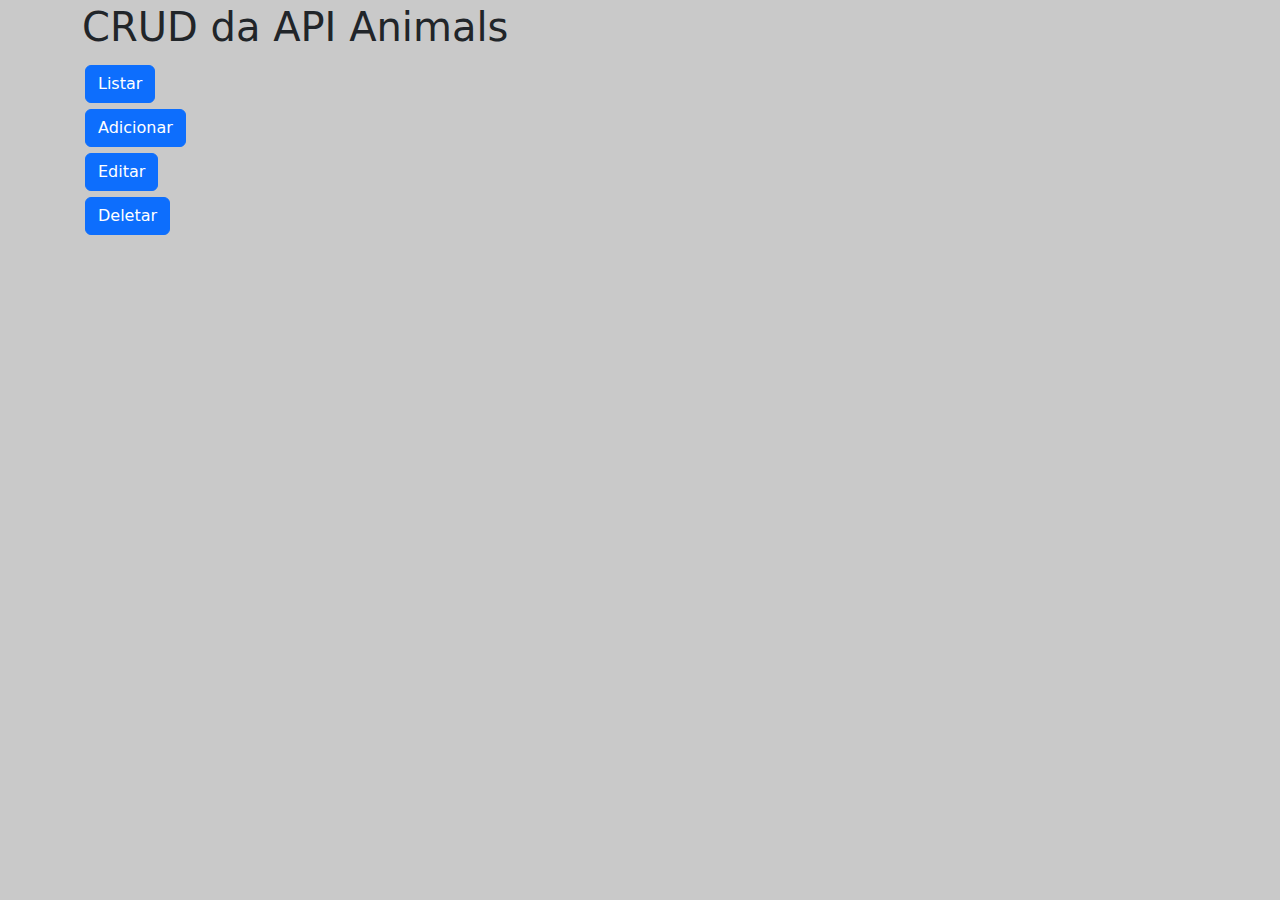
<file: ConsumindoAPI/index.html>
<!DOCTYPE html>
<html lang="en">
<head>
    <meta charset="UTF-8">
    <meta name="viewport" content="width=device-width, initial-scale=1.0">
    <link href="https://cdn.jsdelivr.net/npm/bootstrap@5.3.0/dist/css/bootstrap.min.css" rel="stylesheet">
    <link rel="stylesheet" href="style.css">
    <title>CRUD</title>
</head>
<body>
    <div class="container">
        <h1>CRUD da API Animals</h1>
        <div class="row">
            <div class="col-md-12">
                <button class="btn btn-primary" onclick="trocarForma(1)">Listar</button>
                <div id="form1" style="display: none;">
                    <table class="table" id="tableform1">
                        <thead>
                            <tr>                                    
                                <th>Id</th>
                                <th>Nome</th>
                                <th>Espécie</th>
                                <th>Cor</th>                                               
                                <th>Tamanho</th>                                               
                            </tr>                                                                 
                        </thead>
                        <tbody id="tbody">

                        </tbody>
                    </table>
                </div>
            </div>
            <div class="col-md-12">
                <button class="btn btn-primary" onclick="trocarForma(2)">Adicionar</button>
                <div id="form2" style="display: none;">
                    <form id="formadicionar">
                        <div class="form-group">
                            <label for="campo2e1">Nome:</label>
                            <input type="text" class="form-control" id="campo2e1" name="campo2e1">
                            <label for="campo2e2">Espécie</label>
                            <input type="text" class="form-control" id="campo2e2" name="campo2e2">
                            <label for="campo2e3">Cor</label>
                            <input type="text" class="form-control" id="campo2e3" name="campo2e3">
                            <label for="campo2e4">Tamanho</label>
                            <input type="text" class="form-control" id="campo2e4" name="campo2e4">
                        </div>
                        <input type="submit" class="btn btn-success" value="Adicionar">
                    </form>
                </div>
            </div>
            <div class="col-md-12">
                <button class="btn btn-primary" onclick="trocarForma(3)">Editar</button>
                <div id="form3" style="display: none;">
                    <form id="formeditar">
                        <div class="form-group">
                            <label for="campo3e1">Id:</label>
                            <input type="text" class="form-control" id="campo3e1" name="campo3e1">
                            <label for="campo3e2">Nome:</label>
                            <input type="text" class="form-control" id="campo3e2" name="campo3e2">
                            <label for="campo3e3">Espécie</label>
                            <input type="text" class="form-control" id="campo3e3" name="campo3e3">
                            <label for="campo3e4">Cor</label>
                            <input type="text" class="form-control" id="campo3e4" name="campo3e4">
                            <label for="campo3e5">Tamanho</label>
                            <input type="text" class="form-control" id="campo3e5" name="campo3e5">
                        </div>
                        <input type="submit" class="btn btn-success" value="Editar">
                    </form>
                </div>
            </div>
            <div class="col-md-12">
                <button class="btn btn-primary" onclick="trocarForma(4)">Deletar</button>
                <div id="form4" style="display: none;">
                    <form id="formdelete">
                        <div class="form-group">
                            <label for="campo4">Id:</label>
                            <input type="text" class="form-control" id="campo4" name="campo4">
                            <input type="submit" class="btn btn-danger" value="Deletar">
                        </div>
                    </form>
                </div>
            </div>
        </div>
    </div>

    <script src="index.js"></script>
</body>
</html>
</file>
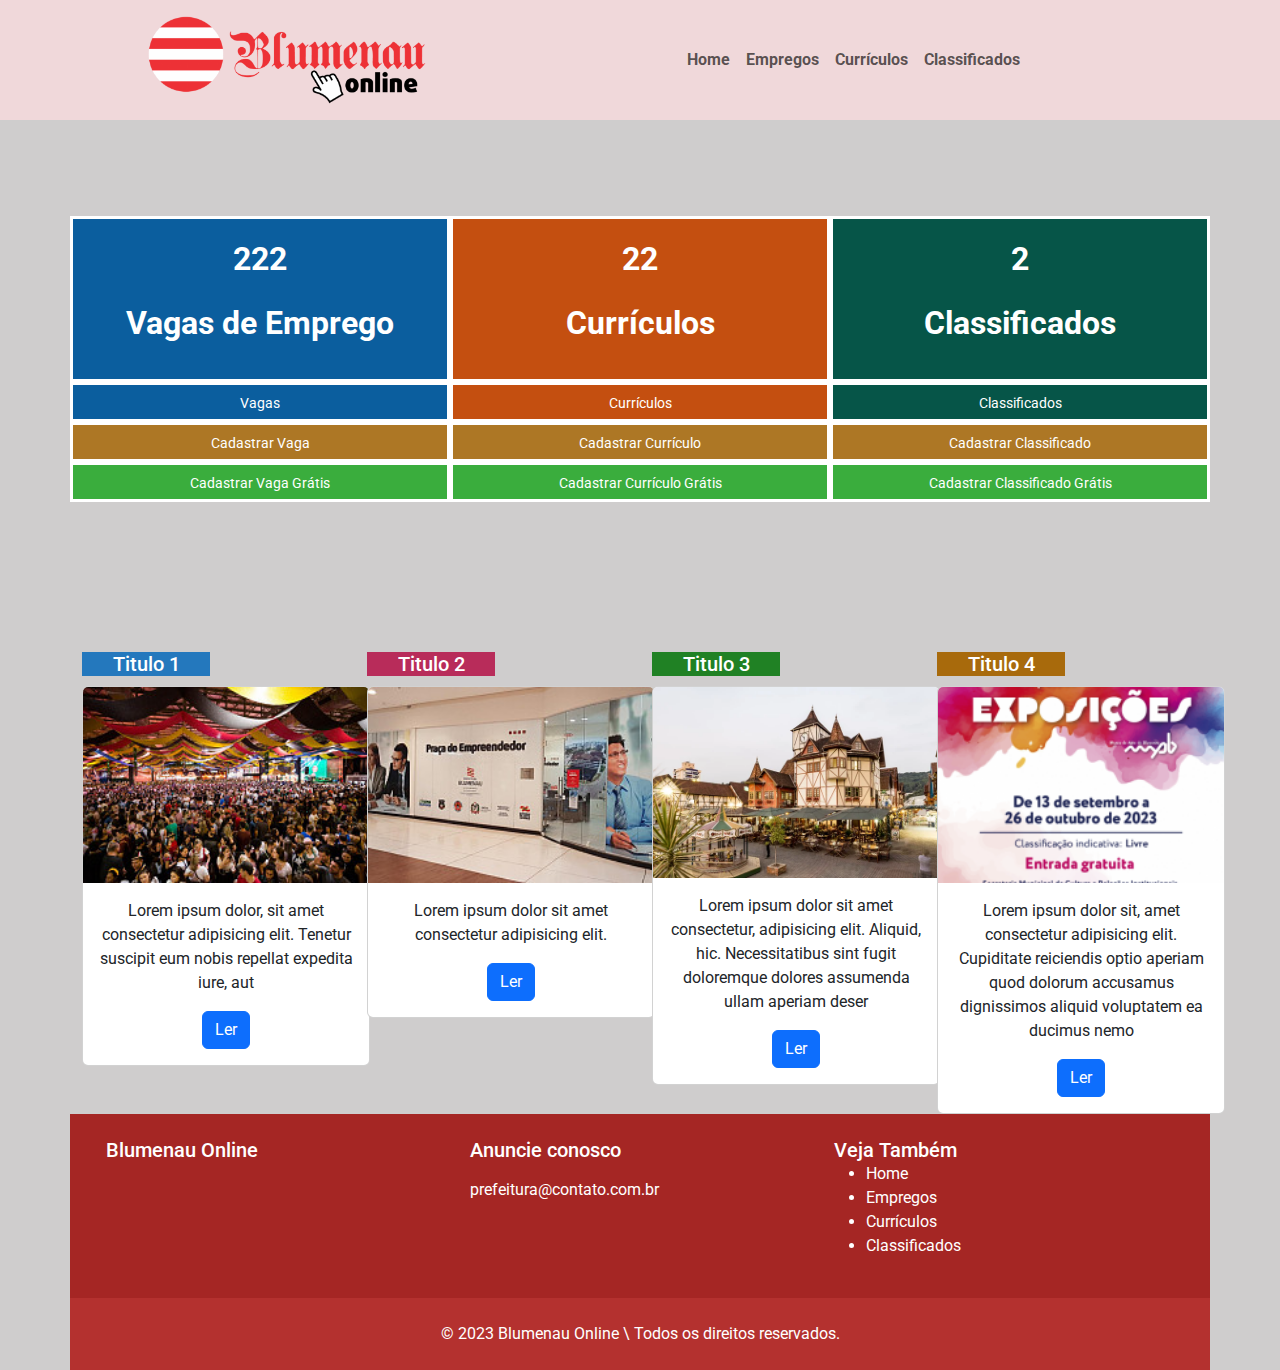
<file: HtmlBootstrap/exercício4/index.html>
<!DOCTYPE html>
<html lang="pt-br">
<head>
  <meta charset="UTF-8">
  <meta name="viewport" content="width=device-width, initial-scale=1.0">
  <link rel="stylesheet" href="css/bootstrap.min.css">
  <link rel="stylesheet" href="css/layout.css">
  <title>Blumenau Online</title>
</head>

<body>
    <nav class="navbar sticky-top cabeça">
      <div class="container-fluid">
        <a class="navbar-brand" href="index.html"><img src="img/logo.png" height="110px"></a>        
 
        <nav class="navbar navbar-expand-lg cabeça">
          <div class="container">
              <ul class="navbar-nav me-auto mb-2 mb-lg-0">
                <li class="nav-item cabeçaLink">
                  <a class="nav-link" href="index.html">Home</a>
                </li>
                <li class="nav-item cabeçaLink">
                  <a class="nav-link" href="index.html">Empregos</a>
                </li>
                <li class="nav-item cabeçaLink">
                  <a class="nav-link" href="curriculo.html">Currículos</a>
                </li>
                <li class="nav-item cabeçaLink">
                  <a class="nav-link" href="index.html">Classificados</a>
                </li>
              </ul>
          </div>
        </nav>        
      </div>
    </nav>

  <div class="container">
    <div class="row">
      <div class="banner col-12 text-center p-5"></div>
    </div>

    <div class="row">
      <div class="col-sm-12 col-md-4 titulo-grande emprego text-center p-3">
        <a href="index.html" class="linkItem"><p>222</p><p>Vagas de Emprego</p></a>
      </div>

      <div class="col-sm-12 col-md-4 titulo-grande curriculo text-center p-3">
        <a href="curriculo.html" class="linkItem"><p>22</p><p>Currículos</p></a>
      </div>

      <div class="col-sm-12 col-md-4 titulo-grande classificado text-center p-3">
        <a href="index.html" class="linkItem"><p>2</p><p>Classificados</p></a>
      </div>
    </div>

    <div class="row">
      <div class="col-sm-12 col-md-4 titulo text-center emprego p-2"><a href="index.html" class="linkItem">Vagas</a></div>
      <div class="col-sm-12 col-md-4 titulo text-center curriculo p-2"><a href="curriculo.html" class="linkItem">Currículos</a></div>
      <div class="col-sm-12 col-md-4 titulo text-center classificado p-2"><a href="index.html" class="linkItem">Classificados</a></div>
    </div>

    <div class="row">
      <div class="col-sm-12 col-md-4 titulo text-center destaque p-2"><a href="index.html" class="linkItem">Cadastrar Vaga</a></div>
      <div class="col-sm-12 col-md-4 titulo text-center destaque p-2"><a href="curriculo.html" class="linkItem">Cadastrar Currículo</a></div>
      <div class="col-sm-12 col-md-4 titulo text-center destaque p-2"><a href="index.html" class="linkItem">Cadastrar Classificado</a></div>
    </div>

    <div class="row">
      <div class="col-sm-12 col-md-4 titulo text-center gratis p-2"><a href="index.html" class="linkItem">Cadastrar Vaga Grátis</a></div>
      <div class="col-sm-12 col-md-4 titulo text-center gratis p-2"><a href="curriculo.html" class="linkItem">Cadastrar Currículo Grátis</a></div>
      <div class="col-sm-12 col-md-4 titulo text-center gratis p-2"><a href="index.html" class="linkItem">Cadastrar Classificado Grátis</a></div>
    </div>

    <div class="row">
      <div class="banner2 col-12 text-center"></div>
    </div>

    <div class="row">
      <div class="col-sm-12 col-md-3 itens text-center">
        <h5 class="card-title tituloCard1">Titulo 1</h5>
        <div class="card" style="width: 18rem;">
          <img src="img/img4.jpeg" class="card-img-top" alt="...">
          <div class="card-body">
            <p class="card-text">Lorem ipsum dolor, sit amet consectetur adipisicing elit. Tenetur suscipit eum nobis repellat expedita iure, aut </p>
            <a href="index.html" class="btn btn-primary">Ler</a>
          </div>
        </div>
      </div>

        <div class="col-sm-12 col-md-3 itens text-center">
            <h5 class="card-title tituloCard2">Titulo 2</h5>
            <div class="card" style="width: 18rem;">
                <img src="img/img3.jpeg" class="card-img-top" alt="...">
                <div class="card-body">
                    <p class="card-text">Lorem ipsum dolor sit amet consectetur adipisicing elit.</p>
                    <a href="index.html" class="btn btn-primary">Ler</a>
                </div>
            </div>
        </div>

        <div class="col-sm-12 col-md-3 itens text-center">
            <h5 class="card-title tituloCard3">Titulo 3</h5>
            <div class="card" style="width: 18rem;">
                <img src="img/img1.jpg" class="card-img-top" alt="...">
                <div class="card-body">
                    <p class="card-text">Lorem ipsum dolor sit amet consectetur, adipisicing elit. Aliquid, hic. Necessitatibus sint fugit doloremque dolores assumenda ullam aperiam deser</p>
                    <a href="index.html" class="btn btn-primary">Ler</a>
                </div>
            </div>
      </div>

        <div class="col-sm-12 col-md-3 itens text-center">
            <h5 class="card-title tituloCard4">Titulo 4</h5>
            <div class="card" style="width: 18rem;">
                <img src="img/img2.png" class="card-img-top" alt="...">
                <div class="card-body">
                    <p class="card-text">Lorem ipsum dolor sit, amet consectetur adipisicing elit. Cupiditate reiciendis optio aperiam quod dolorum accusamus dignissimos aliquid voluptatem ea ducimus nemo</p>
                    <a href="index.html" class="btn btn-primary">Ler</a>
                </div>
            </div>
        </div>
    </div>
      
  <div class="row">
    <div class="col-12 itens text-center"></div>
    <footer class="footer text-center text-lg-start">

      <div class="container p-4">

        <div class="row">

          <div class="col-lg-4 col-md-6 mb-4 mb-md-0">
            <h5 class=""><p>Blumenau Online</p></h5>    
            <ul class="list-unstyled mb-0">
              <li></li>
            </ul>
          </div>

          <div class="col-lg-4 col-md-6 mb-4 mb-md-0">
            <h5 class="mb-0"><p>Anuncie conosco</p></h5>    
            <ul class="list-unstyled">
              <li>
                <a class="linkItem" href="mailto:lopes928@gmail.com">prefeitura@contato.com.br</a>
              </li>
            </ul>
          </div>

          <div class="col-lg-4 col-md-6 mb-4 mb-md-0">
            <h5 class="mb-0">Veja Também</h5>    
            <ul>
              <li>
                <a href="index.html" class="linkItem">Home</a>
              </li>
              <li>
                <a href="index.html" class="linkItem">Empregos</a>
              </li>
              <li>
                <a href="curriculo.html" class="linkItem">Currículos</a>
              </li>
              <li>
                <a href="index.html" class="linkItem">Classificados</a>
              </li>
            </ul>
          </div>
        </div>
      </div>
          <div class="row">
            <div class="footer1 col-12 text-center p-4">
              <p>© 2023 Blumenau Online \ Todos os direitos reservados.</p>
            </div>
          </div>          
  </div>

  <script src="js/bootstrap.min.js"></script>
</body>
</html>
</file>
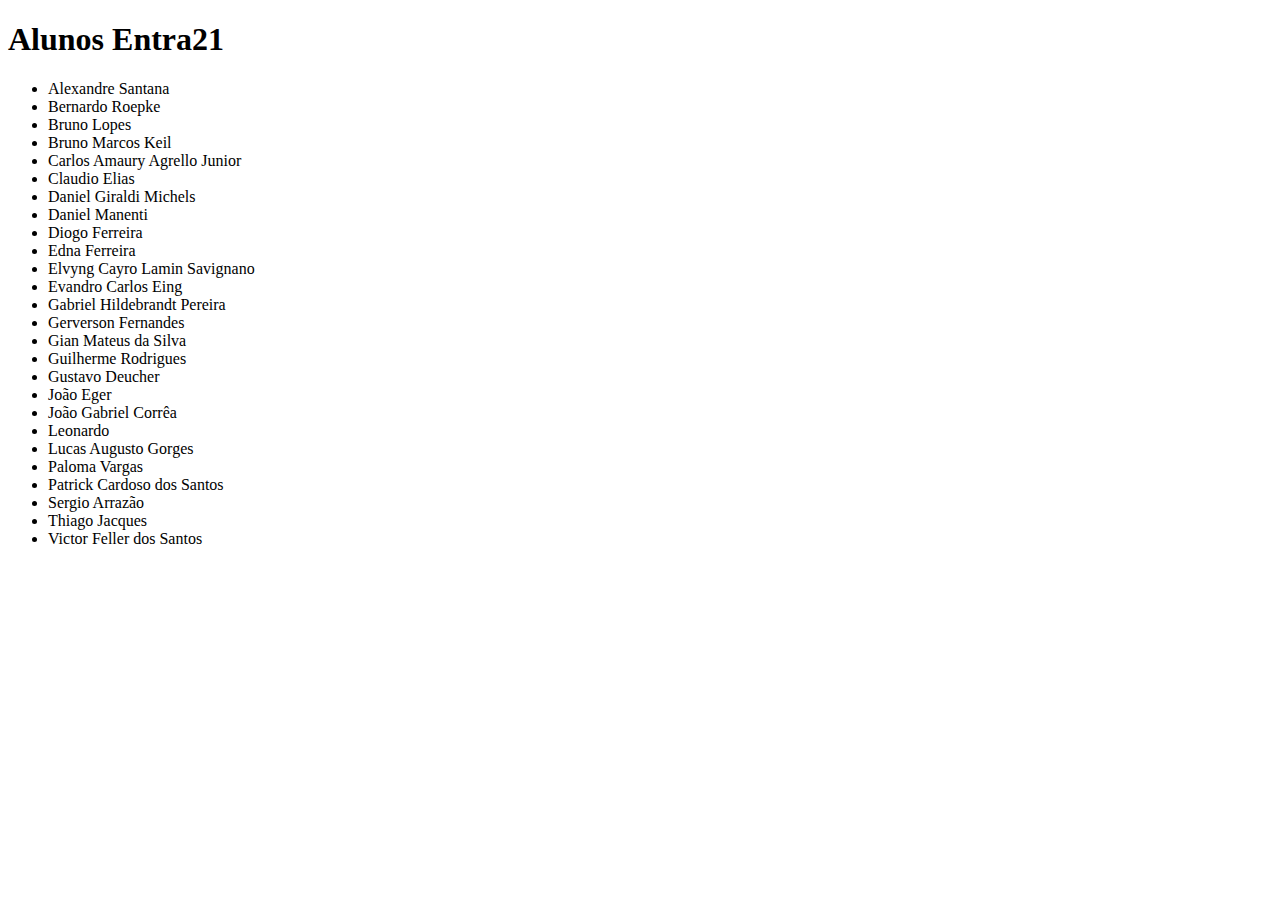
<file: HtmlBootstrap/exercício1/alunos.html>
<!DOCTYPE html>
<html lang="pt">
<head>
	<meta charset="UTF-8">
	<meta name="viewport" content="width=device-width, initial-scale=1.0">
	<title>Alunos Entra21</title>
</head>
<body>
    <h1>Alunos Entra21</h1>
    <ul>
        <li>Alexandre Santana</li>
        <li>Bernardo Roepke</li>
        <li>Bruno Lopes</li>
        <li>Bruno Marcos Keil</li>
        <li>Carlos Amaury Agrello Junior</li>
        <li>Claudio Elias</li>
        <li>Daniel Giraldi Michels</li>
        <li>Daniel Manenti</li>
        <li>Diogo Ferreira</li>
        <li>Edna Ferreira</li>
        <li>Elvyng Cayro Lamin Savignano</li>
        <li>Evandro Carlos Eing</li>
        <li>Gabriel Hildebrandt Pereira</li>
        <li>Gerverson Fernandes</li>
        <li>Gian Mateus da Silva</li>
        <li>Guilherme Rodrigues</li>
        <li>Gustavo Deucher</li>
        <li>João Eger</li>
        <li>João Gabriel Corrêa</li>
        <li>Leonardo</li>
        <li>Lucas Augusto Gorges</li>
        <li>Paloma Vargas</li>
        <li>Patrick Cardoso dos Santos</li>
        <li>Sergio Arrazão</li>
        <li>Thiago Jacques</li>
        <li>Victor Feller dos Santos</li>
    </ul>
</body>
</file>
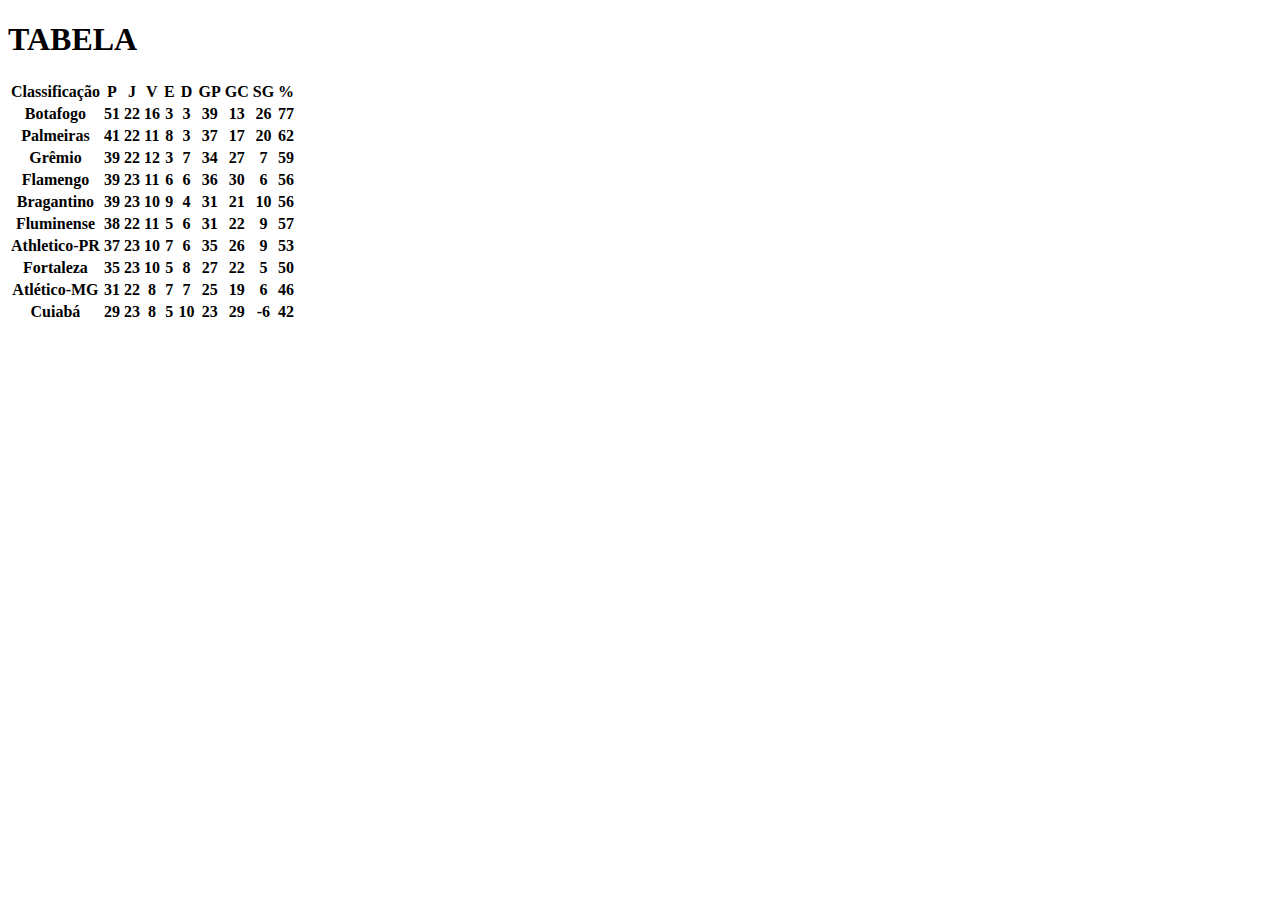
<file: HtmlBootstrap/exercício1/classificacao.html>
<!DOCTYPE html>
<html lang="pt">
<head>
	<meta charset="UTF-8">
	<meta name="viewport" content="width=device-width, initial-scale=1.0">
	<title>Brasileirão</title>
</head>
<body>
	<h1>TABELA</h1>
	<table>
        <tr>
            <th>Classificação</th>
            <th>P</th>
            <th>J</th>
            <th>V</th>
            <th>E</th>
            <th>D</th>
            <th>GP</th>
            <th>GC</th>
            <th>SG</th>
            <th>%</th>
        </tr>
        <tr>
            <th>Botafogo</th>
            <th>51</th>
            <th>22</th>
            <th>16</th>
            <th>3</th>
            <th>3</th>
            <th>39</th>
            <th>13</th>
            <th>26</th>
            <th>77</th>
        </tr>
        <tr>
            <th>Palmeiras</th>
            <th>41</th>
            <th>22</th>
            <th>11</th>
            <th>8</th>
            <th>3</th>
            <th>37</th>
            <th>17</th>
            <th>20</th>
            <th>62</th>
        </tr>
        <tr>
            <th>Grêmio</th>
            <th>39</th>
            <th>22</th>
            <th>12</th>
            <th>3</th>
            <th>7</th>
            <th>34</th>
            <th>27</th>
            <th>7</th>
            <th>59</th>
        </tr>
        <tr>
            <th>Flamengo</th>
            <th>39</th>
            <th>23</th>
            <th>11</th>
            <th>6</th>
            <th>6</th>
            <th>36</th>
            <th>30</th>
            <th>6</th>
            <th>56</th>
        </tr>
        <tr>
            <th>Bragantino</th>
            <th>39</th>
            <th>23</th>
            <th>10</th>
            <th>9</th>
            <th>4</th>
            <th>31</th>
            <th>21</th>
            <th>10</th>
            <th>56</th>
        </tr>
        <tr>
            <th>Fluminense</th>
            <th>38</th>
            <th>22</th>
            <th>11</th>
            <th>5</th>
            <th>6</th>
            <th>31</th>
            <th>22</th>
            <th>9</th>
            <th>57</th>
        </tr>
        <tr>
            <th>Athletico-PR</th>
            <th>37</th>
            <th>23</th>
            <th>10</th>
            <th>7</th>
            <th>6</th>
            <th>35</th>
            <th>26</th>
            <th>9</th>
            <th>53</th>
        </tr>
        <tr>
            <th>Fortaleza</th>
            <th>35</th>
            <th>23</th>
            <th>10</th>
            <th>5</th>
            <th>8</th>
            <th>27</th>
            <th>22</th>
            <th>5</th>
            <th>50</th>
        </tr>
        <tr>
            <th>Atlético-MG</th>
            <th>31</th>
            <th>22</th>
            <th>8</th>
            <th>7</th>
            <th>7</th>
            <th>25</th>
            <th>19</th>
            <th>6</th>
            <th>46</th>
        </tr>
        <tr>
            <th>Cuiabá</th>
            <th>29</th>
            <th>23</th>
            <th>8</th>
            <th>5</th>
            <th>10</th>
            <th>23</th>
            <th>29</th>
            <th>-6</th>
            <th>42</th>
        </tr>
    </table>
</body>
</html>
</file>
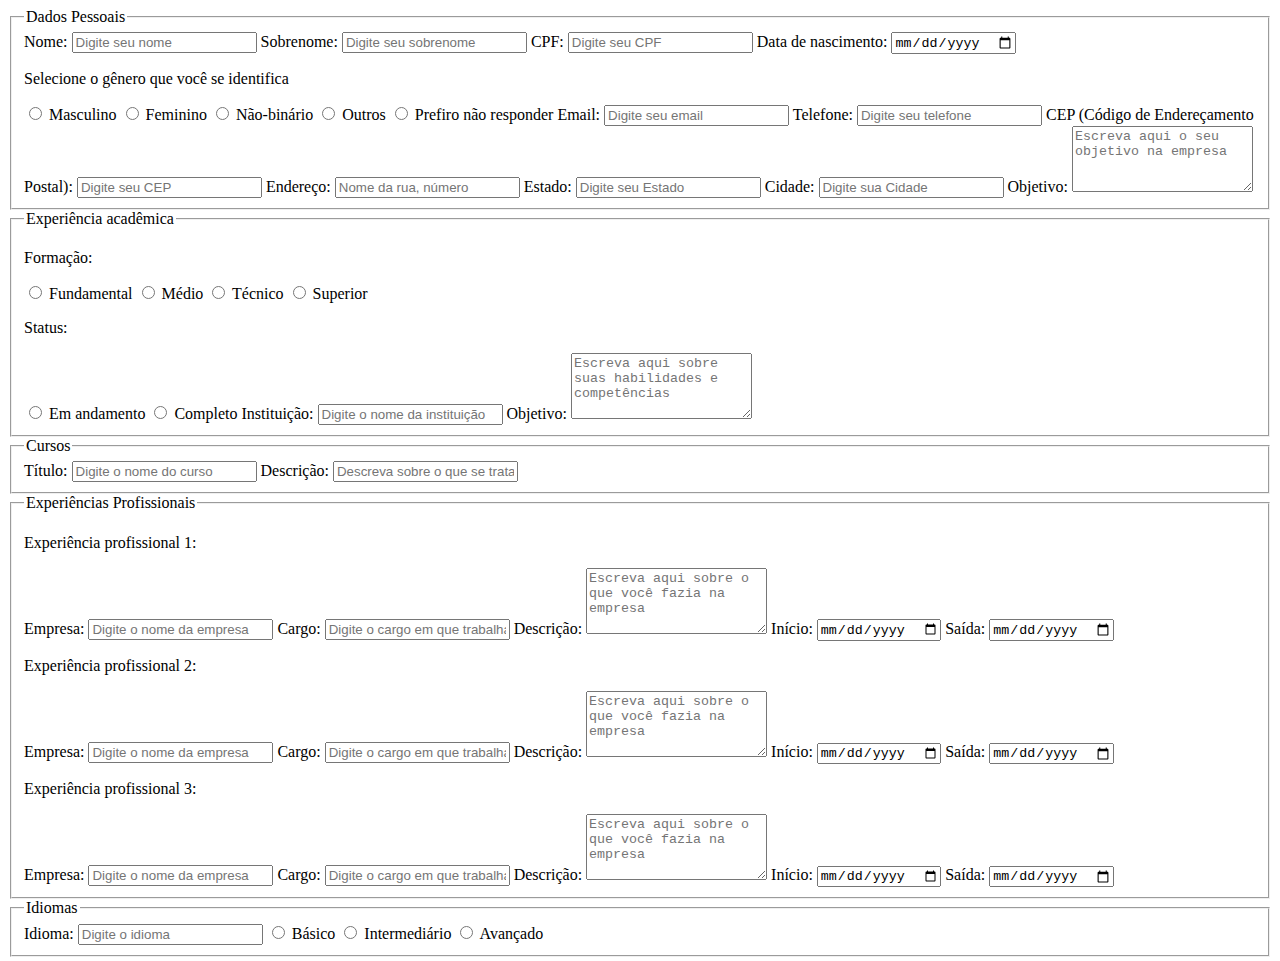
<file: HtmlBootstrap/exercício2/curriculo.html>
<!DOCTYPE html>
<html lang="pt">
<head>
    <meta charset="UTF-8">
    <meta name="viewport" content="width=device-width, initial-scale=1.0">
    <title>Currículo</title>
</head>
<body>
    <form>
        <fieldset>
            <legend>Dados Pessoais</legend>

            <label for="nome">Nome:</label>
            <input type="text" id="nome" placeholder="Digite seu nome">

            <label for="sobrenome">Sobrenome:</label>
            <input type="text" id="sobrenome" placeholder="Digite seu sobrenome">

            <label for="cpf">CPF:</label>
            <input type="text" maxlength="11" id="cpf" placeholder="Digite seu CPF">

            <label for="data">Data de nascimento:</label>
            <input type="date" id="data">

            <p>Selecione o gênero que você se identifica</p>
            <input type="radio" id="masculino" name="genero" value="Masculino">
            <label for="masculino">Masculino</label>
            <input type="radio" id="feminino" name="genero" value="Feminino">
            <label for="masculino">Feminino</label>
            <input type="radio" id="nbinario" name="genero" value="Nbinário">
            <label for="masculino">Não-binário</label>
            <input type="radio" id="outros" name="genero" value="Outros">
            <label for="masculino">Outros</label>
            <input type="radio" id="nresponder" name="genero" value="Nresponder">
            <label for="masculino">Prefiro não responder</label>

            <label for="email">Email:</label>
            <input type="email" id="email" placeholder="Digite seu email">

            <label for="telefone">Telefone:</label>
            <input type="text" maxlength="11" id="telefone" placeholder="Digite seu telefone">

            <label for="cep">CEP (Código de Endereçamento Postal):</label>
            <input type="text" maxlength="8" id="cep" placeholder="Digite seu CEP">

            <label for="endereço">Endereço:</label>
            <input type="text" id="endereço" placeholder="Nome da rua, número">

            <label for="estado">Estado:</label>
            <input type="text" id="estado" placeholder="Digite seu Estado">

            <label for="cidade">Cidade:</label>
            <input type="text" id="cidade" placeholder="Digite sua Cidade">

            <label for="objetivo">Objetivo:</label>
            <textarea rows="4" id="objetivo" placeholder="Escreva aqui o seu objetivo na empresa"></textarea>
        </fieldset>

        <fieldset>
            <legend>Experiência acadêmica</legend>

            <p>Formação:</p>

            <input type="radio" id="fundamental" name="academico" value="Fundamental">
            <label for="fundamental">Fundamental</label>
            <input type="radio" id="medio" name="academico" value="Médio">
            <label for="medio">Médio</label>
            <input type="radio" id="tecnico" name="academico" value="Técnico">
            <label for="tecnico">Técnico</label>
            <input type="radio" id="superior" name="academico" value="Superior">
            <label for="superior">Superior</label>

            <p>Status:</p>

            <input type="radio" id="fundamentalstatus" name="status" value="Em andamento">
            <label for="fundamentalstatus">Em andamento</label>
            <input type="radio" id="mediostatus" name="status" value="Completo">
            <label for="mediostatus">Completo</label>

            <label for="intituicao">Instituição:</label>
            <input type="text" id="instituicao" placeholder="Digite o nome da instituição">

            <label for="habilidades">Objetivo:</label>
            <textarea rows="4" id="habilidades" placeholder="Escreva aqui sobre suas habilidades e competências"></textarea>
        </fieldset>

        <fieldset>
            <legend>Cursos</legend>
            
            <label for="titulo">Título:</label>
            <input type="text" id="titulo" placeholder="Digite o nome do curso">
            <label for="descricao">Descrição:</label>
            <input type="text" id="descricao" placeholder="Descreva sobre o que se trata">
        </fieldset>

        <fieldset>
            <legend>Experiências Profissionais</legend>
            
            <p>Experiência profissional 1:</p>
            
            <label for="empresa1">Empresa:</label>
            <input type="text" id="empresa1" placeholder="Digite o nome da empresa">

            <label for="cargo1">Cargo:</label>
            <input type="text" id="cargo1" placeholder="Digite o cargo em que trabalhava">

            <label for="descricao1">Descrição:</label>
            <textarea rows="4" id="descricao1" placeholder="Escreva aqui sobre o que você fazia na empresa"></textarea>

            <label for="dataini1">Início:</label>
            <input type="date" id="dataini1">

            <label for="datafim1">Saída:</label>
            <input type="date" id="datafim1">

            <p>Experiência profissional 2:</p>
            
            <label for="empresa2">Empresa:</label>
            <input type="text" id="empresa2" placeholder="Digite o nome da empresa">

            <label for="cargo2">Cargo:</label>
            <input type="text" id="cargo2" placeholder="Digite o cargo em que trabalhava">

            <label for="descricao2">Descrição:</label>
            <textarea rows="4" id="descricao2" placeholder="Escreva aqui sobre o que você fazia na empresa"></textarea>

            <label for="dataini2">Início:</label>
            <input type="date" id="dataini2">

            <label for="datafim2">Saída:</label>
            <input type="date" id="datafim2">

            <p>Experiência profissional 3:</p>
            
            <label for="empresa3">Empresa:</label>
            <input type="text" id="empresa3" placeholder="Digite o nome da empresa">

            <label for="cargo3">Cargo:</label>
            <input type="text" id="cargo3" placeholder="Digite o cargo em que trabalhava">

            <label for="descricao3">Descrição:</label>
            <textarea rows="4" id="descricao3" placeholder="Escreva aqui sobre o que você fazia na empresa"></textarea>

            <label for="dataini3">Início:</label>
            <input type="date" id="dataini3">

            <label for="datafim3">Saída:</label>
            <input type="date" id="datafim3">
        </fieldset>

        <fieldset>
            <legend>Idiomas</legend>

            <label for="idioma">Idioma:</label>
            <input type="text" id="idioma" placeholder="Digite o idioma">

            <input type="radio" id="básico" name="idioma" value="Básico">
            <label for="básico">Básico</label>
            <input type="radio" id="intermediário" name="idioma" value="Intermediário">
            <label for="intermediário">Intermediário</label>
            <input type="radio" id="avançado" name="idioma" value="Avançado">
            <label for="avançado">Avançado</label>
        </fieldset>
    </form>
</body>
</html>
</file>
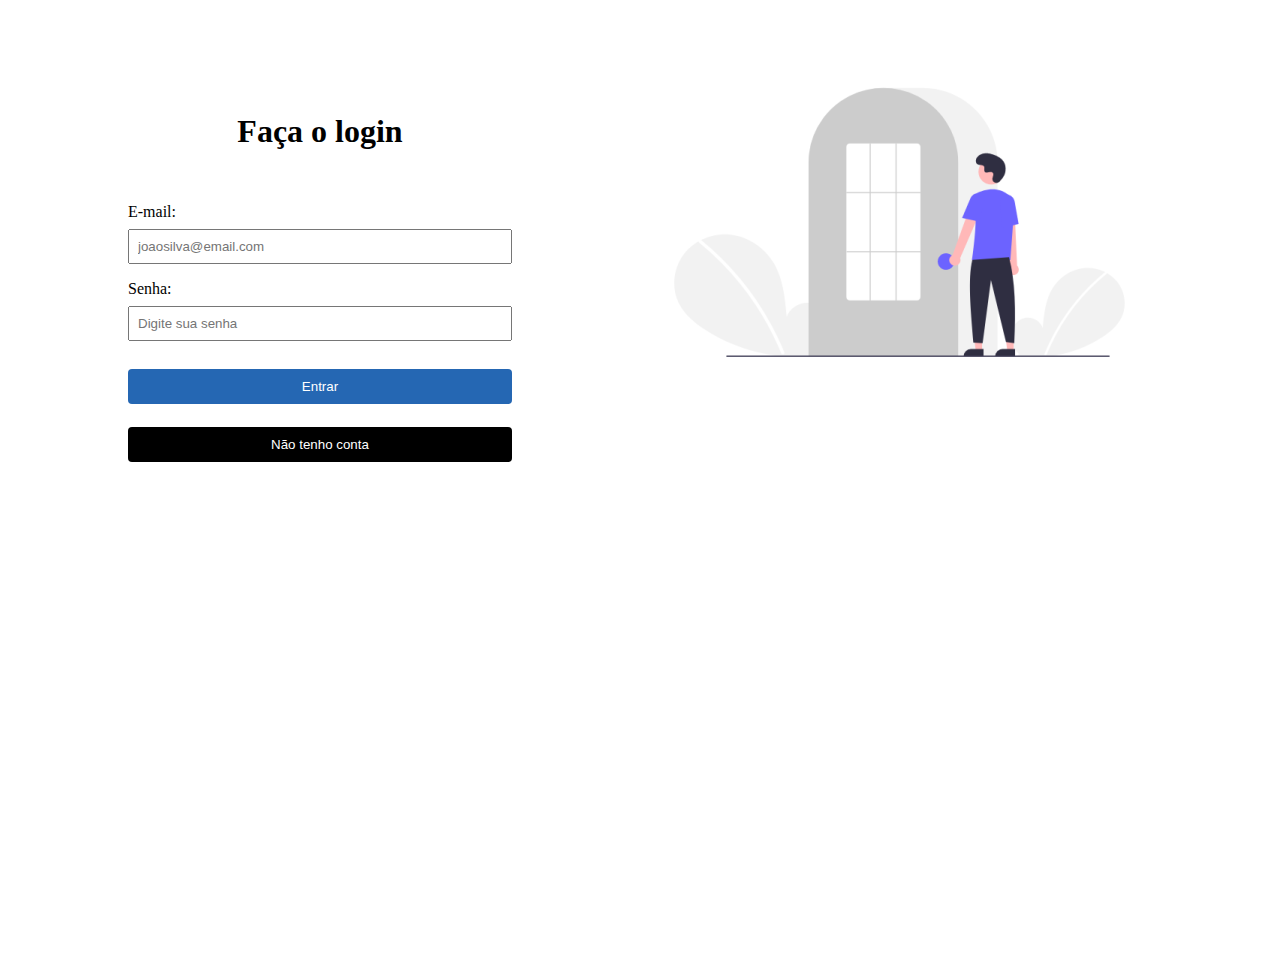
<file: HtmlBootstrap/exercício3/login.html>
<!DOCTYPE html>
<html lang="pt-br">
<head>
  <meta charset="UTF-8">
  <meta name="viewport" content="width=device-width, initial-scale=1.0">
  <link rel="stylesheet" href="style.css">
  <title>Login</title>
</head>
<body>
    <div class="main">
        <div class="formulario">
            <h1 class="titulo">Faça o login</h1>
            <form>
                <label for="email">E-mail:</label>
                <input type="email" id="email" name="email" placeholder="joaosilva@email.com" required>

                <label for="senha">Senha:</label>
                <input type="password" id="senha" name="senha" placeholder="Digite sua senha" required>

                <button type="submit">Entrar</button>

                <button class="secundario" type="submit">Não tenho conta</button>
            </form>
        </div>
        <div class="imagem">
            <img src="img.png">
        </div>
    </div>
</body>
</html>
</file>
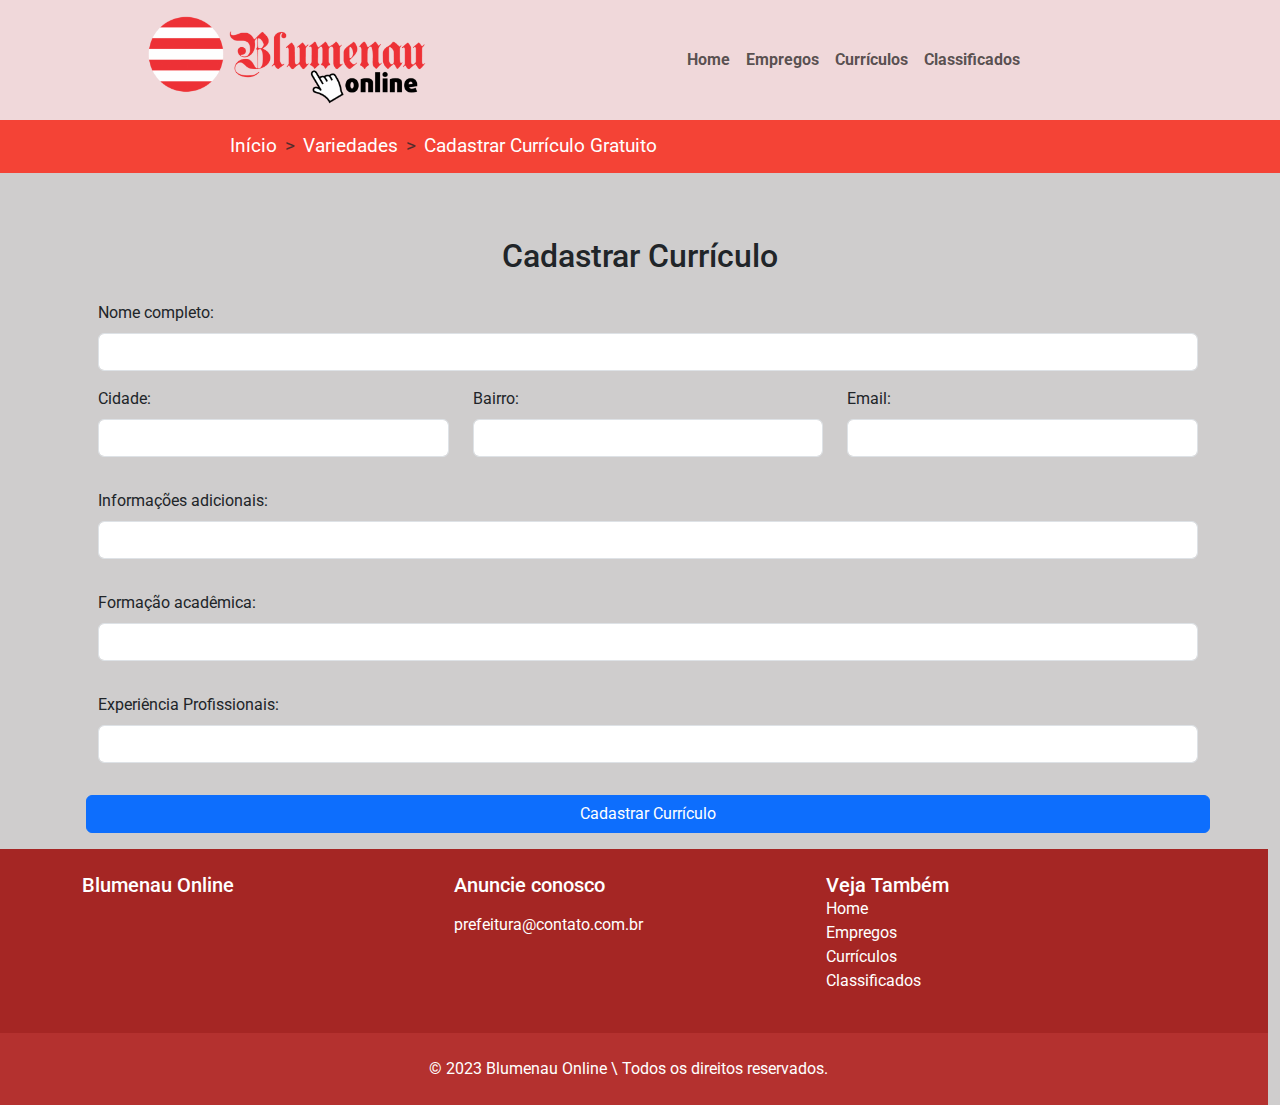
<file: HtmlBootstrap/exercício4/curriculo.html>
<!DOCTYPE html>
<html lang="pt-br">
<head>
  <meta charset="UTF-8">
  <meta name="viewport" content="width=device-width, initial-scale=1.0">
  <link rel="stylesheet" href="css/bootstrap.min.css">
  <link rel="stylesheet" href="css/layout.css">
  <title>Blumenau Online</title>
</head>

<body>
    <nav class="navbar sticky-top cabeça">
      <div class="container-fluid">
        <a class="navbar-brand" href="index.html"><img src="img/logo.png" height="110px"></a>
        
        <nav class="navbar navbar-expand-lg cabeça">
          <div class="container">
              <ul class="navbar-nav me-auto mb-2 mb-lg-0">
                <li class="nav-item cabeçaLink">
                  <a class="nav-link" href="index.html">Home</a>
                </li>
                <li class="nav-item cabeçaLink">
                  <a class="nav-link" href="index.html">Empregos</a>
                </li>
                <li class="nav-item cabeçaLink">
                  <a class="nav-link" href="curriculo.html">Currículos</a>
                </li>
                <li class="nav-item cabeçaLink">
                  <a class="nav-link" href="index.html">Classificados</a>
                </li>
              </ul>
          </div>
        </nav>       
      </div>
    </nav>

  <nav style="--bs-breadcrumb-divider: '>';" aria-label="breadcrumb">
    <ol class="breadcrumb bdcrumb">
        <li class="breadcrumb-item"><a href="index.html" class="linkItem">Início</a></li>
        <li class="breadcrumb-item"><a href="diversos.html" class="linkItem">Variedades</a></li>
        <li class="breadcrumb-item active" aria-current="page"><a href="#" class="linkItem">Cadastrar Currículo Gratuito</a></li>
    </ol>
</nav>

    <div class="container">
        <div class="row">
            <div class="banner col-12 text-center p-5"> <h2>Cadastrar Currículo</h2></div>
          </div>
    

        <div class="row">

            <div class="container-fluid m-2">
                <form>
                    <div class="row p-2">
                        <div class="col-12">
                            <label for="Nome" class="form-label">Nome completo:</label>
                            <input type="text" class="form-control" id="Nome">
                          </div>
                    </div>

                    <div class="row p-2">
                        <div class="mb-3 col-4">
                            <label for="cidade" class="form-label">Cidade:</label>
                            <input type="text" class="form-control" id="cidade">
                        </div>
                        <div class="mb-3 col-4">
                            <label for="bairro" class="form-label">Bairro:</label>
                            <input type="text" class="form-control" id="bairro">
                        </div>
                        <div class="mb-3 col-4">
                            <label for="email" class="form-label">Email:</label>
                            <input type="email" class="form-control" id="email">
                        </div>
                    </div>

                    <div class="row p-2">
                        <div class="mb-3 col-12">
                            <label for="Info" class="form-label">Informações adicionais:</label>
                            <input type="text" class="form-control" id="Info">
                          </div>
                    </div>

                    <div class="row p-2">
                        <div class="mb-3 col-12">
                            <label for="Formacao" class="form-label">Formação acadêmica:</label>
                            <input type="text" class="form-control" id="Formacao">
                          </div>
                    </div>

                    <div class="row p-2">
                        <div class="mb-3 col-12">
                            <label for="Experiencia" class="form-label">Experiência Profissionais:</label>
                            <input type="text" class="form-control" id="Experiencia">
                          </div>
                    </div>

                    <div class="row p-2">
                        <button type="submit" class="btn btn-primary">Cadastrar Currículo</button>
                    </div>
                </form>
            </div>
        </div>
    </div>
      
  <div class="row">
    <div class="col-12 itens text-center"></div>
    <footer class="footer text-center text-lg-start">
      <div class="container p-4">
        <div class="row">
          <div class="col-lg-4 col-md-6 mb-4 mb-md-0">
            <h5 class=""><p>Blumenau Online</p></h5>    

            <ul class="list-unstyled mb-0">
              <li></li>
            </ul>
          </div>

          <div class="col-lg-4 col-md-6 mb-4 mb-md-0">
            <h5 class="mb-0"><p>Anuncie conosco</p></h5>
    
            <ul class="list-unstyled">
              <li>
                <a class="linkItem">prefeitura@contato.com.br</a>
              </li>
            </ul>
          </div>

          <div class="col-lg-4 col-md-6 mb-4 mb-md-0">
            <h5 class="mb-0">Veja Também</h5>
    
            <ul class="list-unstyled">
              <li>
                <a href="index.html" class="linkItem">Home</a>
              </li>
              <li>
                <a href="empregos.html" class="linkItem">Empregos</a>
              </li>
              <li>
                <a href="curriculo.html" class="linkItem">Currículos</a>
              </li>
              <li>
                <a href="classificados.html" class="linkItem">Classificados</a>
              </li>
            </ul>
          </div>
        </div>
      </div>
          <div class="row">
            <div class="footer1 col-12 text-center p-4">
              <p>© 2023 Blumenau Online \ Todos os direitos reservados.</p>
            </div>
          </div>          
  </div>

  <script src="js/bootstrap.min.js"></script>
</body>
</html>
</file>
<file: ConsumindoAPI/style.css>
body {
    background-color: rgb(201, 201, 201);
}

div {
    padding: 3px;
}
</file>
<file: HtmlBootstrap/exercício4/css/layout.css>
@import url('https://fonts.googleapis.com/css2?family=Roboto:wght@100;300;700&display=swap');

*{
    font-family: 'Roboto', sans-serif;
}

body{
    background-color: #cfcdcd;
}

.cabeça{
    background-color: rgb(240, 216, 218);
    padding: 0 10%;
}

.cabeçaLink{
    font-size: 1em;
    font-weight: 700;
}

.cabeçaLink:hover{
    background-color: #bd4f4f;
    transition: 0.5s;
}

.banner{
    height: 85px;
}

.banner2{
    height: 150px;
    padding: 10px;
}

.banner3{
    height: 80px;
    padding: 10px;
}

.banner4{
    height: 20px;
    padding: 10px;
}

.titulo{
    height: 40px;
    border: 3px solid white;
    color: white;
    font-size: 0.9em;
}

.titulo-grande{
    border: 3px solid white;
    font-size: 2em;
    font-weight: bold;
    color: white;
}

.emprego{
    background-color: rgb(11, 94, 158);
}

.curriculo{
    background-color: #c44f10;
}

.classificado{
    background-color: #065548;
}

.destaque{
    background-color: #ad7725;
}

.gratis{
    background-color: #3aad3d;
}

.tituloCard1{
    background-color: #2478bd;
    width: 8rem;
    color: white;
    margin-bottom: 10px;
}
.tituloCard2{
    background-color: #b82c5a;
    width: 8rem;
    color: white;
    margin-bottom: 10px;
}
.tituloCard3{
    background-color: #208124;
    width: 8rem;
    color: white;
    margin-bottom: 10px;
}
.tituloCard4{
    background-color: #a86a0c;
    width: 8rem;
    color: white;
    margin-bottom: 10px;
}

.footer{
    background-color: #a52624;
    width: 100vw;
    color: white;
}

.linkItem{
    color: white;
    text-decoration: none;
}

.footer1{
    height: 8vh;
    background-color: #b4312f;
}

.bdcrumb{
    background-color: #F44336;
    padding: 12px 0 12px 18%;
    padding-left: 18%;
    padding-top: 12px;
    padding-bottom: 12px;
    min-height: 5vh;
    font-size: 1.2em;
}

.artigo{
    padding: 25px;
}

.tituloArtigo{
    color: red;
}

.linkArtigo{
    color: red;
    text-decoration: none;
}

.faixaRed{
    min-width: 100vh;
    background-color: #EF5350;
    color: white;
    padding: .8rem;
}

.faixaVaga{
    background-color: #FFEBEE;
    padding: .8rem;
    border: solid 2px white;
}

.linkEmprego{
    text-decoration: none;
    color: #549BE5;
}
</file>
<file: HtmlBootstrap/exercício3/style.css>
body {
    margin: 0;
    padding: 0;
}

.main {
    width: 100vw;
    height: 100vh;
}

.formulario {
    width: 50vw;
    height: 100vh;
    display: inline-block;
}

.titulo {
    padding: 5% 20%;
    text-align: center;
}

.imagem {
    width: 49vw;
    height: 100vh;
    display: inline-block;
}

form {
    padding: 0 20%;
    border-radius: 8px;
}

label {
    display: block;
    margin-bottom: 8px;
}

input {
    width: 100%;
    padding: 8px;
    margin-bottom: 16px;
    box-sizing: border-box;
}

button {
    background-color: #2567b3;
    color: #fff;
    padding: 10px 15px;
    border: none;
    border-radius: 4px;
    cursor: pointer;
    margin: 3% 0;
    width: 100%;
}

.secundario {
    display: block;
    background-color: #000000;
}
</file>
